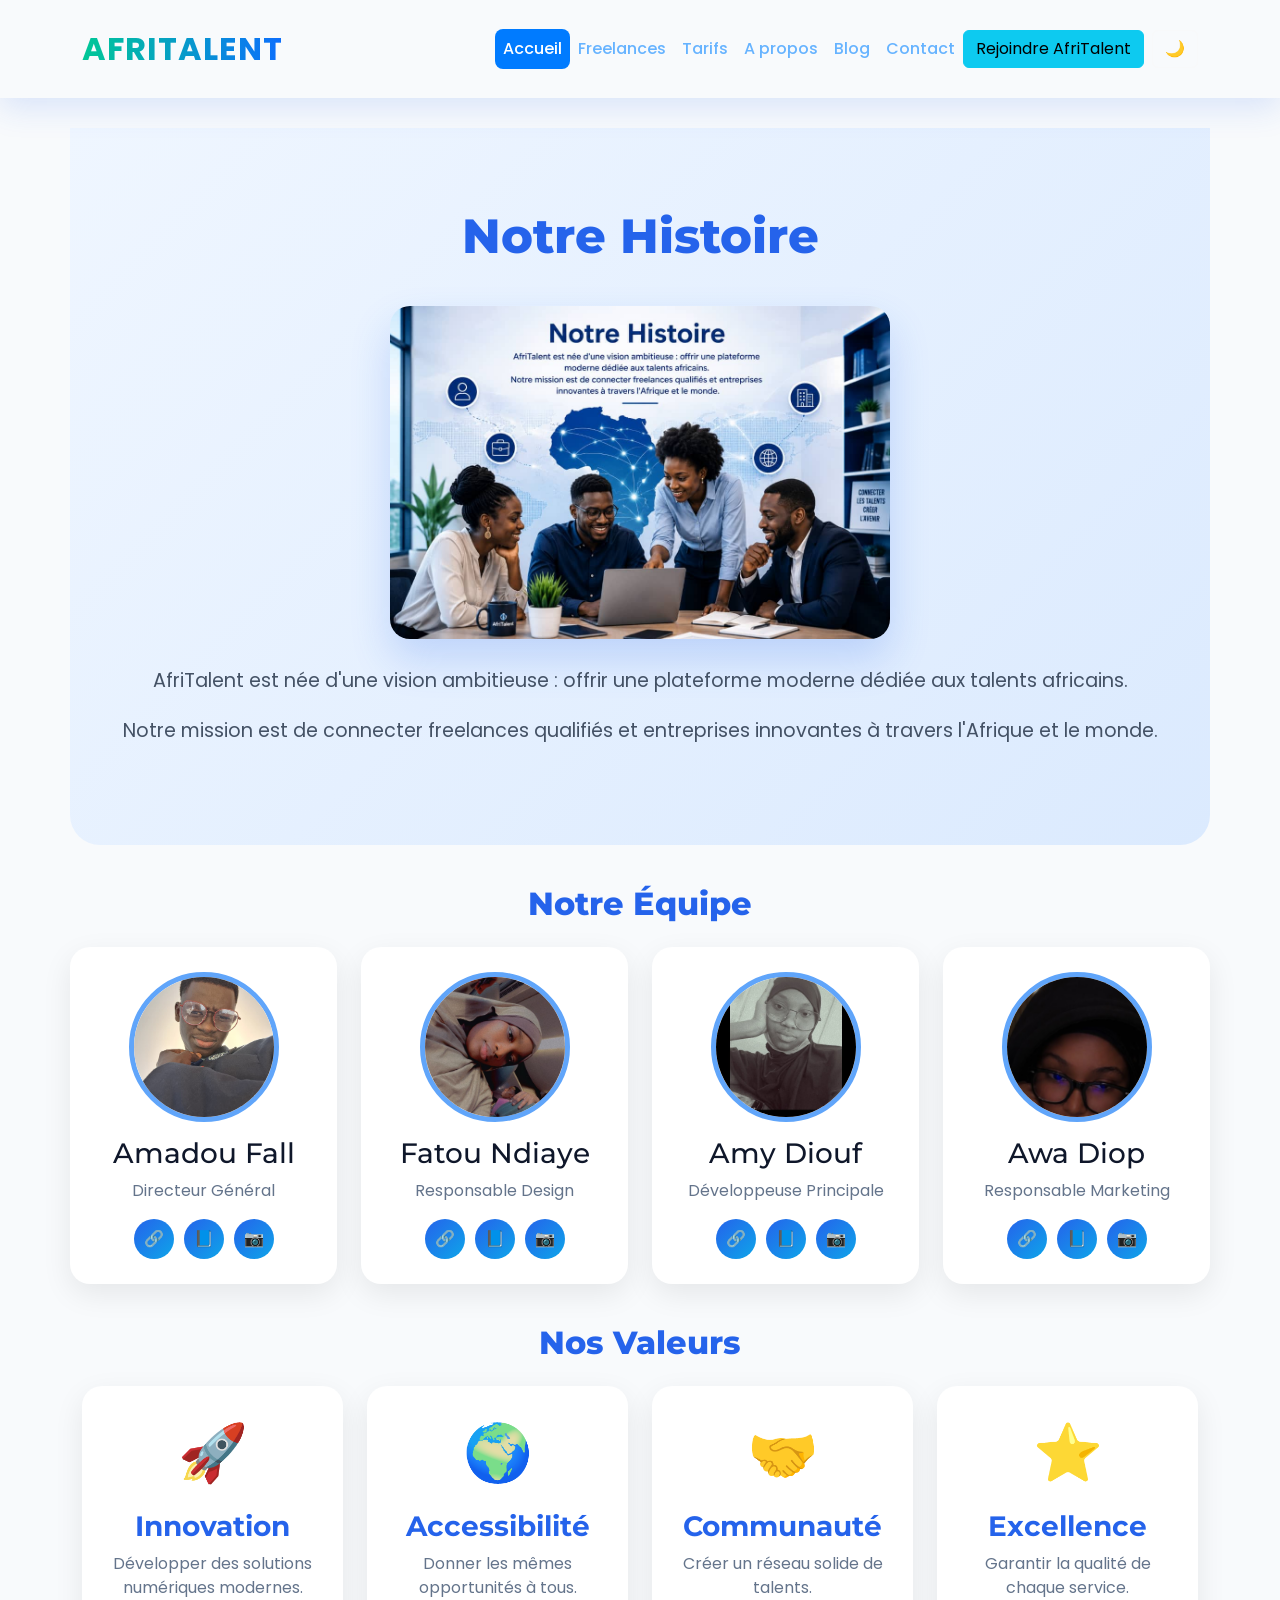
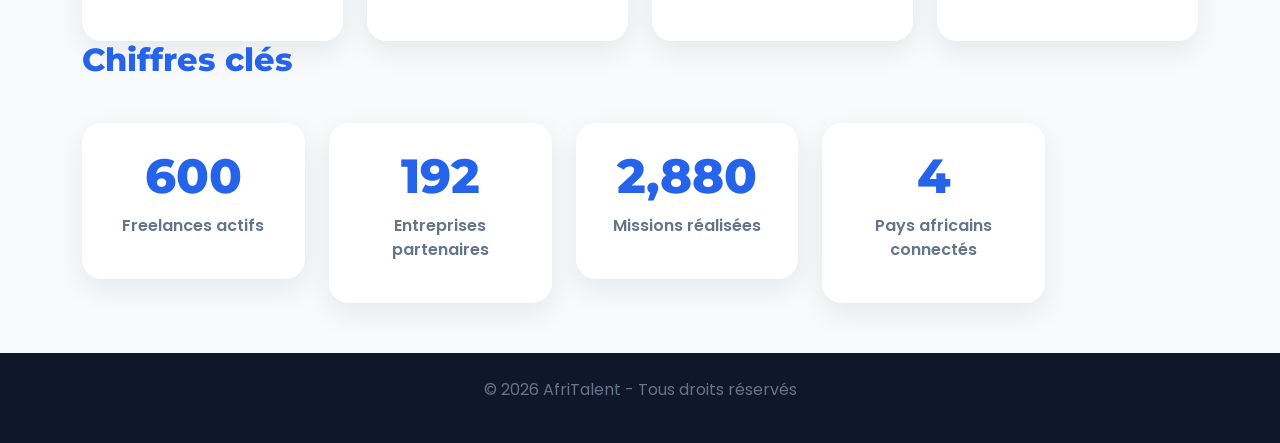
<file: Diallo cheikh mouhamadou mourtalla-AfriTalent/about.html>
<!DOCTYPE html>
<html lang="fr">

<head>
    <meta charset="UTF-8">
    <meta name="viewport" content="width=device-width, initial-scale=1.0">
    <title>AfriTalent — Accueil</title>
    <link href="https://cdn.jsdelivr.net/npm/bootstrap@5.3.0/dist/css/bootstrap.min.css" rel="stylesheet">
    <link rel="stylesheet" href="https://cdnjs.cloudflare.com/ajax/libs/font-awesome/6.6.0/css/all.min.css">

    <link rel="stylesheet" href="css/style.css">
</head>

<body>
    <header>
        <!-- Navigation Bootstrap commune a toutes les pages -->
        <nav class="navbar navbar-expand-lg navbar-dark ">
            <div class="container">
                <a class="navbar-brand logo-afritalent" href="index.html">
                    AfriTalent
                </a>

                <button class="navbar-toggler" type="button" data-bs-toggle="collapse" data-bs-target="#navMenu"
                    aria-controls="navMenu" aria-expanded="false" aria-label="Toggle navigation">

                    <span class="navbar-toggler-icon"></span>

                </button>

                <div class="collapse navbar-collapse" id="navMenu">

                    <ul class="navbar-nav ms-auto">
                        <li class="nav-item"><a class="nav-link active" href="index.html">Accueil</a></li>
                        <li class="nav-item"><a class="nav-link" href="freelances.html">Freelances</a></li>
                        <li class="nav-item"><a class="nav-link" href="tarifs.html">Tarifs</a></li>
                        <li class="nav-item"><a class="nav-link" href="about.html">A propos</a></li>
                        <li class="nav-item"><a class="nav-link" href="#blog">Blog</a></li>
                        <li class="nav-item"><a class="nav-link" href="contact.html">Contact</a></li>
                    </ul>

                    <div class="d-flex gap-2">
                        <button type="button" class="btn btn-info">
                            Rejoindre AfriTalent
                        </button>

                        <button id="theme-toggle" class="btn btn-outline-light">
                            🌙
                        </button>
                    </div>

                </div>
            </div>
        </nav>

    </header>
    <main>
        <!-- SECTION NOTRE HISTOIRE -->

        <section class="about-history container fade-section">
            <h1>Notre Histoire</h1>

            <img src="images/ensemble.jpeg" width="500" alt="Notre histoire">

            <p>
                AfriTalent est née d'une vision ambitieuse :
                offrir une plateforme moderne dédiée aux talents africains.
            </p>

            <p>
                Notre mission est de connecter freelances qualifiés
                et entreprises innovantes à travers l'Afrique et le monde.
            </p>
        </section>
        <!-- SECTION NOTRE EQUIPE -->

        <section class="container fade-section team">

            <h2 class="text-center mb-4">Notre Équipe</h2>

            <div class="row">

                <div class="col-12 col-md-6 col-lg-3">
                    <article>
                        <img src="images/team.jpeg" width="150" alt="">
                        <h3>Amadou Fall</h3>
                        <p>Directeur Général</p>
                        <div class="social-links">
                            <a href="#">🔗</a>
                            <a href="#">📘</a>
                            <a href="#">📷</a>
                        </div>
                    </article>
                </div>

                <div class="col-12 col-md-6 col-lg-3">
                    <article>
                        <img src="images/team2.jpeg" width="150" alt="">
                        <h3>Fatou Ndiaye</h3>
                        <p>Responsable Design</p>

                        <div class="social-links">
                            <a href="#">🔗</a>
                            <a href="#">📘</a>
                            <a href="#">📷</a>
                        </div>
                    </article>
                </div>

                <div class="col-12 col-md-6 col-lg-3">
                    <article>
                        <img src="images/team3.jpeg" width="150" alt="">
                        <h3>Amy Diouf</h3>
                        <p>Développeuse Principale</p>

                        <div class="social-links">
                            <a href="#">🔗</a>
                            <a href="#">📘</a>
                            <a href="#">📷</a>
                        </div>
                    </article>
                </div>

                <div class="col-12 col-md-6 col-lg-3">
                    <article>
                        <img src="images/team4.jpeg" width="150" alt="">
                        <h3>Awa Diop</h3>
                        <p>Responsable Marketing</p>
                        <div class="social-links">
                            <a href="#">🔗</a>
                            <a href="#">📘</a>
                            <a href="#">📷</a>
                        </div>
                    </article>
                </div>

            </div>

        </section>

        <!-- SECTION NOS VALEURS -->
        <section class="container fade-section values">

            <h2 class="text-center mb-4">Nos Valeurs</h2>

            <div class="row">

                <div class="col-12 col-md-6 col-lg-3">
                    <article>
                        <div class="value-icon">🚀</div>
                        <h3>Innovation</h3>
                        <p>Développer des solutions numériques modernes.</p>
                    </article>
                </div>

                <div class="col-12 col-md-6 col-lg-3">
                    <article>
                        <div class="value-icon">🌍</div>
                        <h3>Accessibilité</h3>
                        <p>Donner les mêmes opportunités à tous.</p>
                    </article>
                </div>

                <div class="col-12 col-md-6 col-lg-3">
                    <article>
                        <div class="value-icon">🤝</div>
                        <h3>Communauté</h3>
                        <p>Créer un réseau solide de talents.</p>
                    </article>
                </div>

                <div class="col-12 col-md-6 col-lg-3">
                    <article>
                        <div class="value-icon">⭐</div>
                        <h3>Excellence</h3>
                        <p>Garantir la qualité de chaque service.</p>
                    </article>
                </div>

            </div>

        </section>
        <!-- SECTION CHIFFRES CLES -->
        <section class="container fade-section key-stats stats">

            <h2 class="text-center mb-4">Chiffres clés</h2>

            <div class="row">

                <div class="col-12 col-md-6 col-lg-3">
                    <article>
                        <h3 class="counter" data-target="2500">0</h3>
                        <p>Freelances actifs</p>
                    </article>
                </div>

                <div class="col-12 col-md-6 col-lg-3">
                    <article>
                        <h3 class="counter" data-target="800">0</h3>
                        <p>Entreprises partenaires</p>
                    </article>
                </div>

                <div class="col-12 col-md-6 col-lg-3">
                    <article>
                        <h3 class="counter" data-target="12000">0</h3>
                        <p>Missions réalisées</p>
                    </article>
                </div>

                <div class="col-12 col-md-6 col-lg-3">
                    <article>
                        <h3 class="counter" data-target="20">0</h3>
                        <p>Pays africains connectés</p>
                    </article>
                </div>

            </div>

        </section>
    </main>
<!-- FOOTER -->
    <footer>

        <p>© <span id="currentYear"></span>
            AfriTalent - Tous droits réservés
        </p>
    </footer>

    <button id="backToTop" class="btn btn-primary">
        ↑
    </button>

    <script src="https://cdn.jsdelivr.net/npm/bootstrap@5.3.0/dist/js/bootstrap.bundle.min.js"></script>
    <script src="js/main.js"></script>
</body>

</html>
</file>
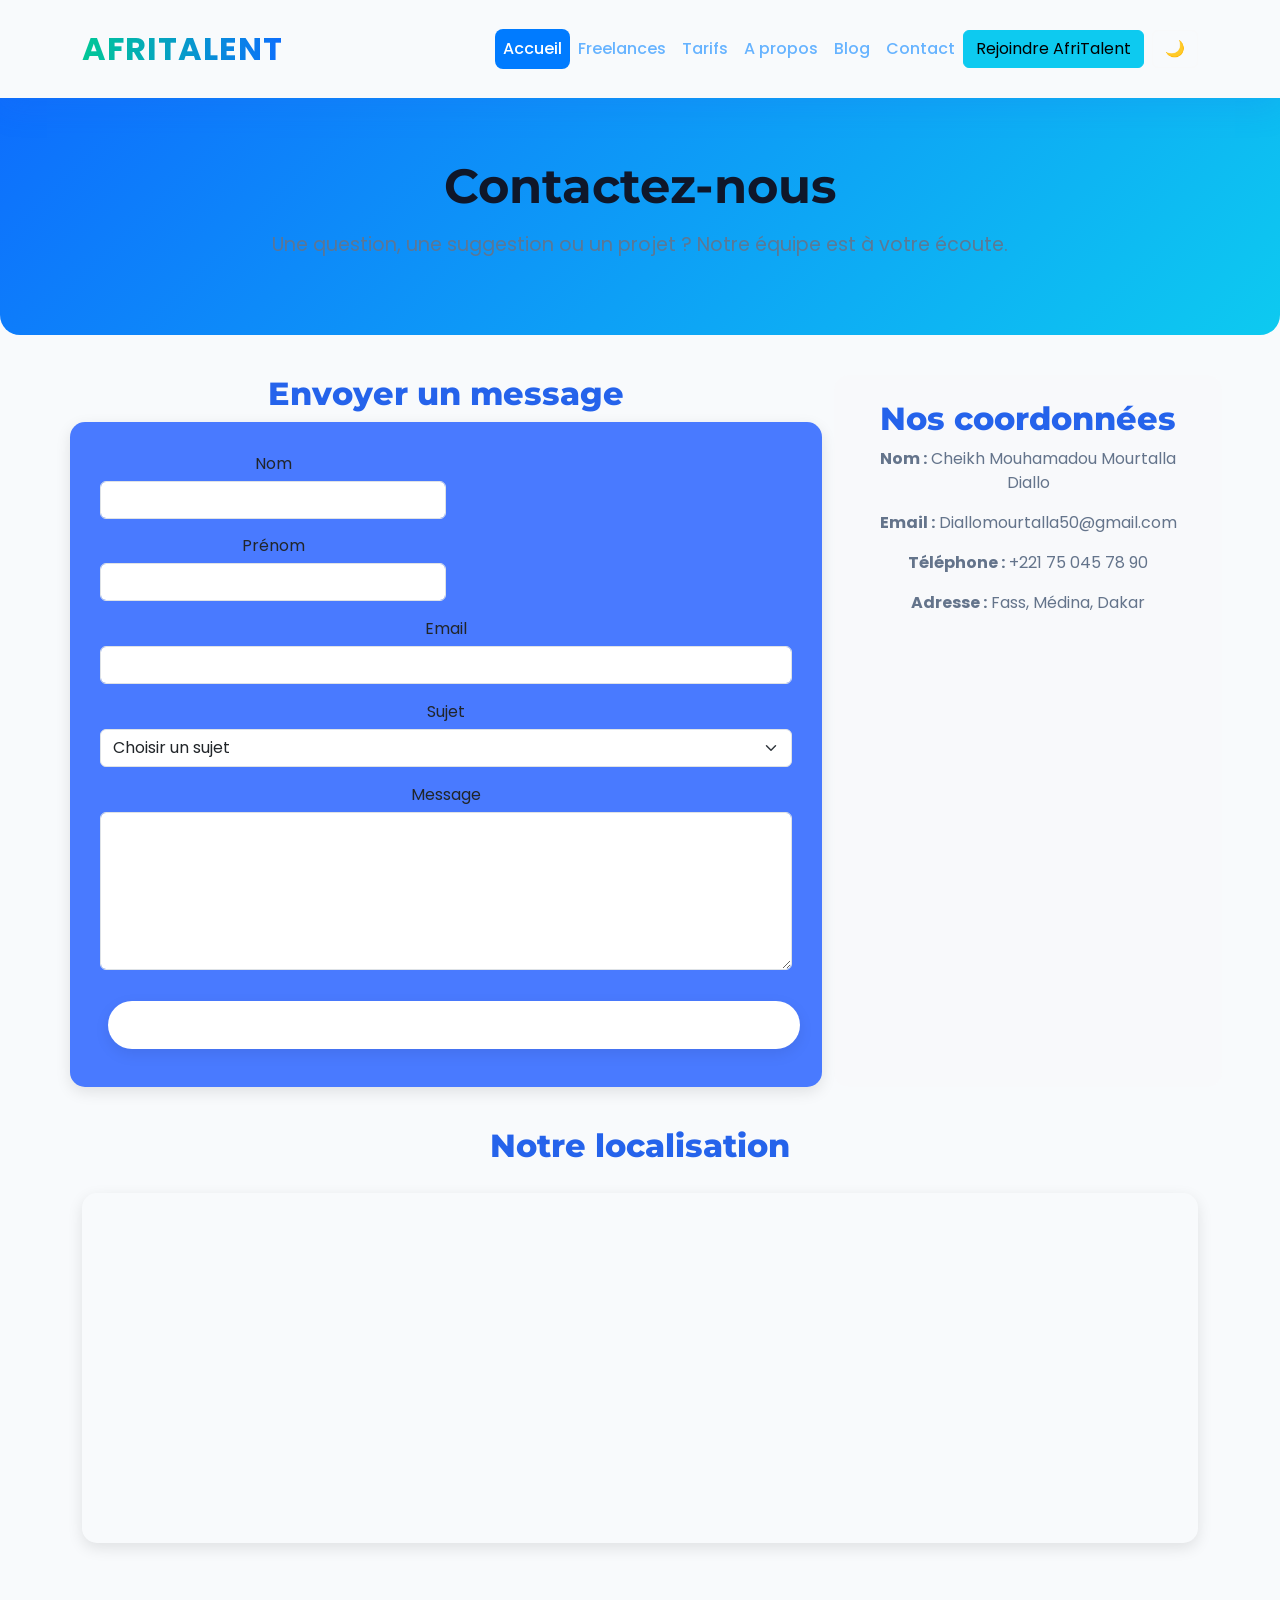
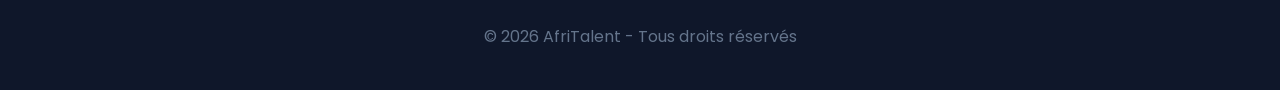
<file: Diallo cheikh mouhamadou mourtalla-AfriTalent/contact.html>
<!DOCTYPE html>
<html lang="fr">

<head>
    <meta charset="UTF-8">
    <meta name="viewport" content="width=device-width, initial-scale=1.0">
    <title>AfriTalent — Accueil</title>
    <link href="https://cdn.jsdelivr.net/npm/bootstrap@5.3.0/dist/css/bootstrap.min.css" rel="stylesheet">
    <link rel="stylesheet" href="css/style.css">
</head>

<body class="contact-page">
    <header>
        <!-- Navigation Bootstrap commune a toutes les pages -->
        <nav class="navbar navbar-expand-lg navbar-dark bg blue">
            <div class="container">
                <a class="navbar-brand logo-afritalent" href="index.html">
                    AfriTalent
                </a>

                <button class="navbar-toggler" type="button" data-bs-toggle="collapse" data-bs-target="#navMenu"
                    aria-controls="navMenu" aria-expanded="false" aria-label="Toggle navigation">

                    <span class="navbar-toggler-icon"></span>

                </button>

                <div class="collapse navbar-collapse" id="navMenu">

                    <ul class="navbar-nav ms-auto">
                        <li class="nav-item"><a class="nav-link active" href="index.html">Accueil</a></li>
                        <li class="nav-item"><a class="nav-link" href="freelances.html">Freelances</a></li>
                        <li class="nav-item"><a class="nav-link" href="tarifs.html">Tarifs</a></li>
                        <li class="nav-item"><a class="nav-link" href="about.html">A propos</a></li>
                        <li class="nav-item"><a class="nav-link" href="#blog">Blog</a></li>
                        <li class="nav-item"><a class="nav-link" href="contact.html">Contact</a></li>
                    </ul>

                    <div class="d-flex gap-2">
                        <button type="button" class="btn btn-info">
                            Rejoindre AfriTalent
                        </button>

                        <button id="theme-toggle" class="btn btn-outline-light">
                            🌙
                        </button>
                    </div>

                </div>
            </div>
        </nav>

    </header>
    <main>
<!-- SECTION CONTACT -->
        <section>
            <h1>Contactez-nous</h1>
            <p>
                Une question, une suggestion ou un projet ?
                Notre équipe est à votre écoute.
            </p>
        </section>
<!-- SECTION FORMULAIRE -->
        <section class="container">

            <div class="row">

                <div class="col-12 col-lg-8">

                    <h2>Envoyer un message</h2>

                    <form id="contactForm">

                        <div class="col-12 col-md-6">
                            <label>Nom</label>
                            <input type="text" class="form-control" id="nom">
                            <small id="nomError" class="text-danger"></small>
                        </div>

                        <div class="col-12 col-md-6">
                            <label>Prénom</label>
                            <input type="text" class="form-control" id="prenom">
                            <small id="prenomError" class="text-danger"></small>
                        </div>

                        <div class="mt-3">
                            <label>Email</label>
                            <input type="email" class="form-control" id="email">
                            <small id="emailError" class="text-danger"></small>
                        </div>

                        <div class="mt-3">
                            <label>Sujet</label>
                            <select class="form-select" id="sujet">
                                <option value="">Choisir un sujet</option>
                                <option>Information</option>
                                <option>Support</option>
                                <option>Partenariat</option>
                                <option>Réclamation</option>
                            </select>
                            <small id="sujetError" class="text-danger"></small>
                        </div>

                        <div class="mt-3">
                            <label>Message</label>
                            <textarea rows="6" class="form-control" id="message"></textarea>
                            <small id="messageError" class="text-danger"></small>
                        </div>

                        <div id="successMessage" class="alert alert-success mt-3 d-none">
                            Votre message a été envoyé avec succès !
                        </div>

                        <button type="submit" class="btn btn-primary mt-3">
                            Envoyer
                        </button>

                    </form>
                </div>
                <div class="col-12 col-lg-4">

                    <h2>Nos coordonnées</h2>

                    <p><strong>Nom :</strong> Cheikh Mouhamadou Mourtalla Diallo</p>
                    <p><strong>Email :</strong> Diallomourtalla50@gmail.com</p>
                    <p><strong>Téléphone :</strong> +221 75 045 78 90</p>
                    <p><strong>Adresse :</strong> Fass, Médina, Dakar</p>

                </div>

            </div>

        </section>
        <!-- SECTION LOCALISATION -->
        <section class="container text-center">
            <h2>Notre localisation</h2>

            <iframe src="https://www.google.com/maps?q=Fass+Medina+Dakar&output=embed" width="100%" height="350"
                style="border:0;">
            </iframe>
        </section>
    </main>
<!-- FOOTER -->
    <footer>
        <p>© <span id="currentYear"></span>
            AfriTalent - Tous droits réservés
        </p>
    </footer>

    <button id="backToTop" class="btn btn-primary">
        ↑
    </button>

    <script src="https://cdn.jsdelivr.net/npm/bootstrap@5.3.0/dist/js/bootstrap.bundle.min.js"></script>
    <script src="js/main.js"></script>
</body>

</html>
</file>
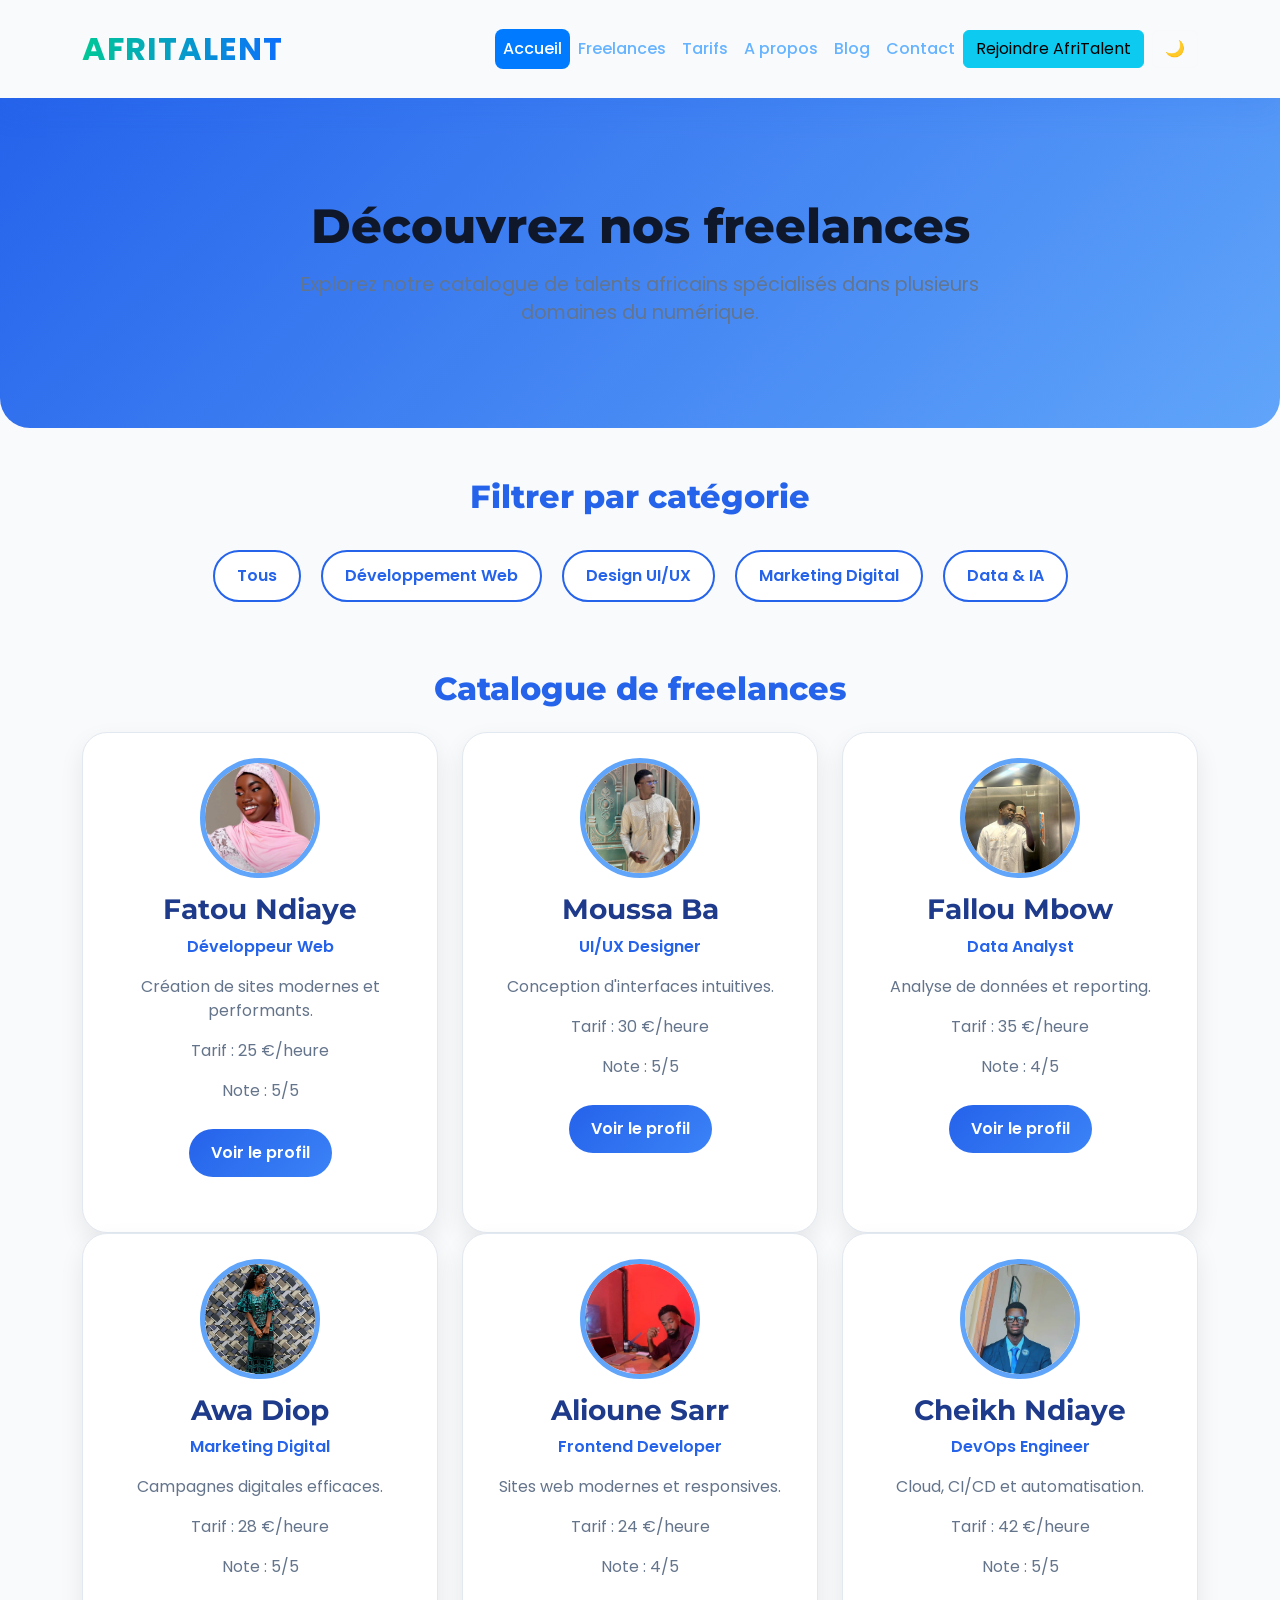
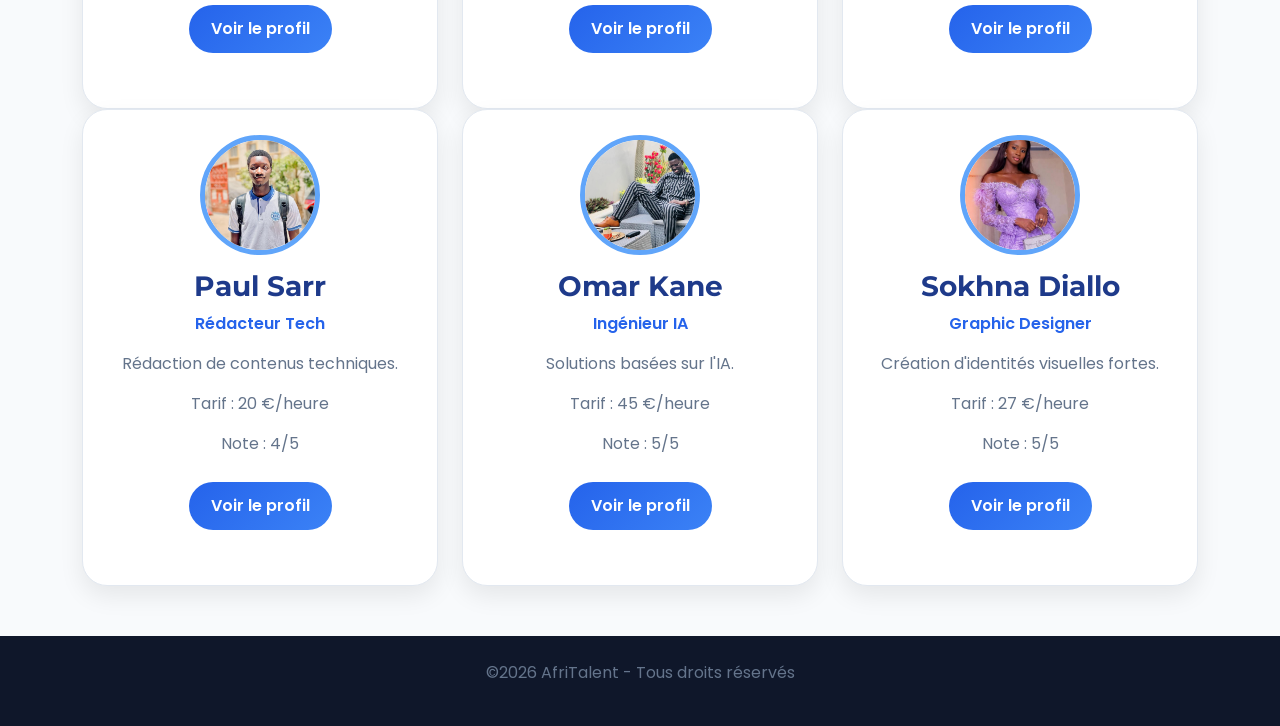
<file: Diallo cheikh mouhamadou mourtalla-AfriTalent/freelances.html>
<!DOCTYPE html>
<html lang="fr">

<head>
    <meta charset="UTF-8">
    <meta name="viewport" content="width=device-width, initial-scale=1.0">
    <title>AfriTalent — Accueil</title>
    <link href="https://cdn.jsdelivr.net/npm/bootstrap@5.3.0/dist/css/bootstrap.min.css" rel="stylesheet">
    <link rel="stylesheet" href="css/style.css">
</head>

<body>
    <header>
        <!-- Navigation Bootstrap commune a toutes les pages -->
        <nav class="navbar navbar-expand-lg navbar-dark ">
            <div class="container">
                <a class="navbar-brand logo-afritalent" href="index.html">
                    AfriTalent
                </a>

                <button class="navbar-toggler" type="button" data-bs-toggle="collapse" data-bs-target="#navMenu"
                    aria-controls="navMenu" aria-expanded="false" aria-label="Toggle navigation">

                    <span class="navbar-toggler-icon"></span>

                </button>

                <div class="collapse navbar-collapse" id="navMenu">

                    <ul class="navbar-nav ms-auto">
                        <li class="nav-item"><a class="nav-link active" href="index.html">Accueil</a></li>
                        <li class="nav-item"><a class="nav-link" href="freelances.html">Freelances</a></li>
                        <li class="nav-item"><a class="nav-link" href="tarifs.html">Tarifs</a></li>
                        <li class="nav-item"><a class="nav-link" href="about.html">A propos</a></li>
                        <li class="nav-item"><a class="nav-link" href="#blog">Blog</a></li>
                        <li class="nav-item"><a class="nav-link" href="contact.html">Contact</a></li>
                    </ul>

                    <div class="d-flex gap-2">
                        <button type="button" class="btn btn-info">
                            Rejoindre AfriTalent
                        </button>

                        <button id="theme-toggle" class="btn btn-outline-light">
                            🌙
                        </button>
                    </div>

                </div>
            </div>
        </nav>

    </header>
    <!-- SECTION FILTRAGE -->
    <section class="freelance-hero">
        <h1>Découvrez nos freelances</h1>
        <p>
            Explorez notre catalogue de talents africains spécialisés
            dans plusieurs domaines du numérique.
        </p>
    </section>

    <section class="freelance-filter">
        <h2>Filtrer par catégorie</h2>

        <button class="filter-btn" data-filter="all">Tous</button>
        <button class="filter-btn" data-filter="web">Développement Web</button>
        <button class="filter-btn" data-filter="design">Design UI/UX</button>
        <button class="filter-btn" data-filter="marketing">Marketing Digital</button>
        <button class="filter-btn" data-filter="data">Data & IA</button>
    </section>

    <section class="container">
        <!-- CATALOGUE DE FREELANCE -->

        <h2 class="text-center mb-4">Catalogue de freelances</h2>

        <div class="row">

            <div class="col-12 col-md-6 col-lg-4">
                <article class="categorie-card" data-category="web">
                    <img src="images/f1.jpeg" width="120" alt="">
                    <h3>Fatou Ndiaye</h3>
                    <p>Développeur Web</p>
                    <p>Création de sites modernes et performants.</p>
                    <p>Tarif : 25 €/heure</p>
                    <p>Note : 5/5</p>
                    <button>Voir le profil</button>
                </article>
            </div>

            <div class="col-12 col-md-6 col-lg-4">
                <article class="categorie-card" data-category="design">
                    <img src="images/f2.jpeg" width="120" alt="">
                    <h3>Moussa Ba</h3>
                    <p>UI/UX Designer</p>
                    <p>Conception d'interfaces intuitives.</p>
                    <p>Tarif : 30 €/heure</p>
                    <p>Note : 5/5</p>
                    <button>Voir le profil</button>
                </article>
            </div>

            <div class="col-12 col-md-6 col-lg-4">
                <article class="categorie-card" data-category="data">
                    <img src="images/f3.jpeg" width="120" alt="">
                    <h3>Fallou Mbow</h3>
                    <p>Data Analyst</p>
                    <p>Analyse de données et reporting.</p>
                    <p>Tarif : 35 €/heure</p>
                    <p>Note : 4/5</p>
                    <button>Voir le profil</button>
                </article>
            </div>

            <div class="col-12 col-md-6 col-lg-4">
                <article class="categorie-card" data-category="marketing">
                    <img src="images/f4.jpeg" width="120" alt="">
                    <h3>Awa Diop</h3>
                    <p>Marketing Digital</p>
                    <p>Campagnes digitales efficaces.</p>
                    <p>Tarif : 28 €/heure</p>
                    <p>Note : 5/5</p>
                    <button>Voir le profil</button>
                </article>
            </div>

            <div class="col-12 col-md-6 col-lg-4">
                <article class="categorie-card" data-category="web">
                    <img src="images/f5.jpeg" width="120" alt="">
                    <h3>Alioune Sarr</h3>
                    <p>Frontend Developer</p>
                    <p>Sites web modernes et responsives.</p>
                    <p>Tarif : 24 €/heure</p>
                    <p>Note : 4/5</p>
                    <button>Voir le profil</button>
                </article>
            </div>

            <div class="col-12 col-md-6 col-lg-4">
                <article class="categorie-card" data-category="web">
                    <img src="images/f6.jpeg" width="120" alt="">
                    <h3>Cheikh Ndiaye</h3>
                    <p>DevOps Engineer</p>
                    <p>Cloud, CI/CD et automatisation.</p>
                    <p>Tarif : 42 €/heure</p>
                    <p>Note : 5/5</p>
                    <button>Voir le profil</button>
                </article>
            </div>

            <div class="col-12 col-md-6 col-lg-4">
                <article class="categorie-card" data-category="marketing">
                    <img src="images/f7.jpeg" width="120" alt="">
                    <h3>Paul Sarr</h3>
                    <p>Rédacteur Tech</p>
                    <p>Rédaction de contenus techniques.</p>
                    <p>Tarif : 20 €/heure</p>
                    <p>Note : 4/5</p>
                    <button>Voir le profil</button>
                </article>
            </div>

            <div class="col-12 col-md-6 col-lg-4">
                <article class="categorie-card" data-category="data">
                    <img src="images/f8.jpeg" width="120" alt="">
                    <h3>Omar Kane</h3>
                    <p>Ingénieur IA</p>
                    <p>Solutions basées sur l'IA.</p>
                    <p>Tarif : 45 €/heure</p>
                    <p>Note : 5/5</p>
                    <button>Voir le profil</button>
                </article>
            </div>

            <div class="col-12 col-md-6 col-lg-4">
                <article class="categorie-card" data-category="design">
                    <img src="images/f9.jpeg" width="120" alt="">
                    <h3>Sokhna Diallo</h3>
                    <p>Graphic Designer</p>
                    <p>Création d'identités visuelles fortes.</p>
                    <p>Tarif : 27 €/heure</p>
                    <p>Note : 5/5</p>
                    <button>Voir le profil</button>
                </article>
            </div>

        </div>

    </section>

    </main>
<!-- FOOTER -->
    <footer>
        <p>©<span id="currentYear"></span>
            AfriTalent - Tous droits réservés
        </p>
    </footer>

    <button id="backToTop" class="btn btn-primary">
        ↑
    </button>

    <script src="https://cdn.jsdelivr.net/npm/bootstrap@5.3.0/dist/js/bootstrap.bundle.min.js"></script>
    <script src="js/main.js"></script>
</body>

</html>
</file>
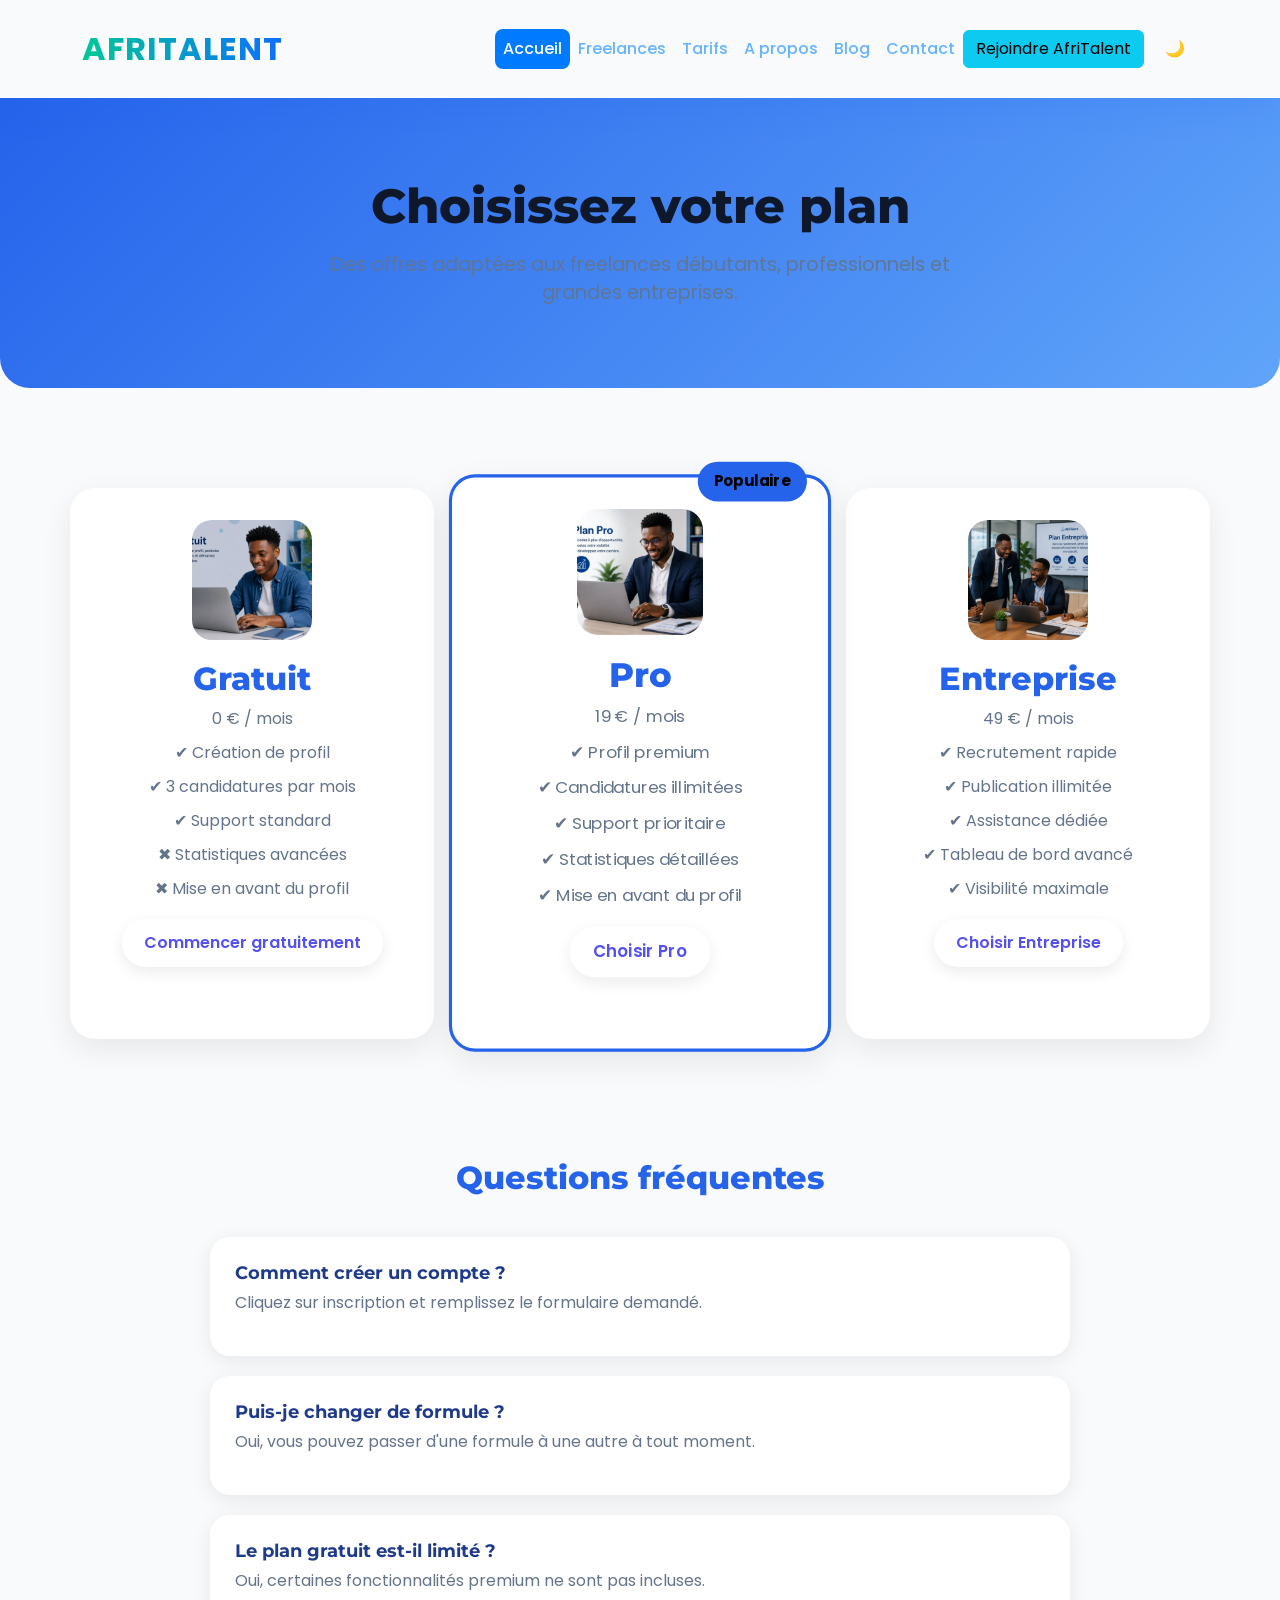
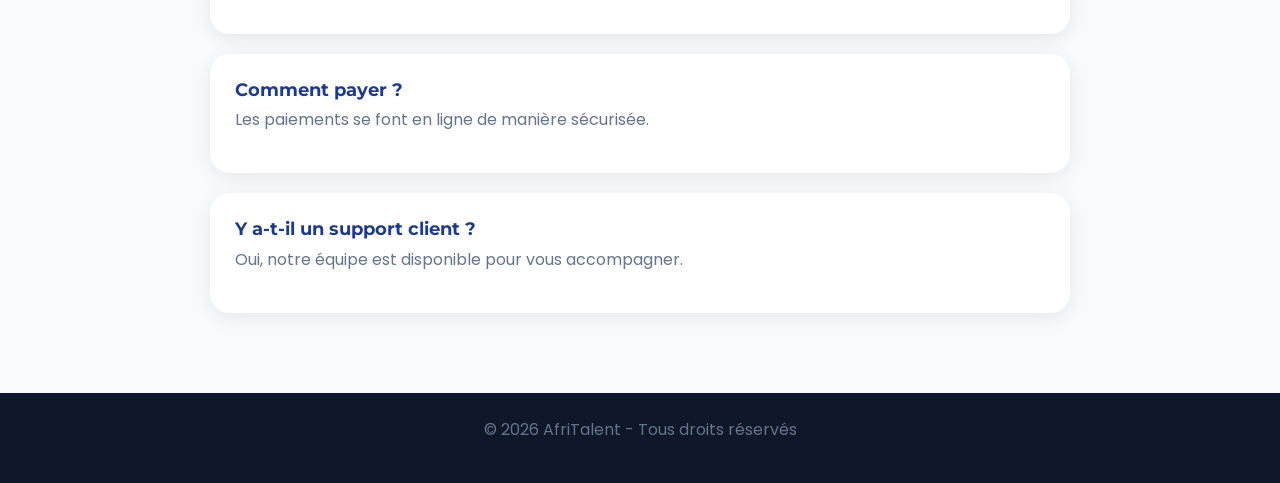
<file: Diallo cheikh mouhamadou mourtalla-AfriTalent/tarifs.html>
<!DOCTYPE html>
<html lang="fr">

<head>
    <meta charset="UTF-8">
    <meta name="viewport" content="width=device-width, initial-scale=1.0">
    <title>AfriTalent — Accueil</title>
    <link href="https://cdn.jsdelivr.net/npm/bootstrap@5.3.0/dist/css/bootstrap.min.css" rel="stylesheet">
    <link rel="stylesheet" href="css/style.css">
</head>

<body>
    <header>
        <!-- Navigation Bootstrap commune a toutes les pages -->
        <nav class="navbar navbar-expand-lg navbar-dark ">
            <div class="container">
                <a class="navbar-brand logo-afritalent" href="index.html">
                    AfriTalent
                </a>
                <button class="navbar-toggler" type="button" data-bs-toggle="collapse" data-bs-target="#navMenu"
                    aria-controls="navMenu" aria-expanded="false" aria-label="Toggle navigation">

                    <span class="navbar-toggler-icon"></span>

                </button>

                <div class="collapse navbar-collapse" id="navMenu">

                    <ul class="navbar-nav ms-auto">
                        <li class="nav-item"><a class="nav-link active" href="index.html">Accueil</a></li>
                        <li class="nav-item"><a class="nav-link" href="freelances.html">Freelances</a></li>
                        <li class="nav-item"><a class="nav-link" href="tarifs.html">Tarifs</a></li>
                        <li class="nav-item"><a class="nav-link" href="about.html">A propos</a></li>
                        <li class="nav-item"><a class="nav-link" href="#blog">Blog</a></li>
                        <li class="nav-item"><a class="nav-link" href="contact.html">Contact</a></li>
                    </ul>

                    <div class="d-flex gap-2">
                        <button type="button" class="btn btn-info">
                            Rejoindre AfriTalent
                        </button>

                        <button id="theme-toggle" class="btn btn-outline-light">
                            🌙
                        </button>
                    </div>

                </div>
            </div>
        </nav>

    </header>
    <main>
<!-- SECTION PLAN -->
        <section class="pricing-hero">
            <h1>Choisissez votre plan</h1>
            <p>
                Des offres adaptées aux freelances débutants,
                professionnels et grandes entreprises.
            </p>
        </section>

        <section class="container pricing-section">

            <div class="row">

                <div class="col-12 col-md-6 col-lg-4">
                    <article class="pricing-card">
                        <img src="images/gratuit.jpeg" width="150" alt="Plan Gratuit">

                        <h2>Gratuit</h2>
                        <p>0 € / mois</p>

                        <p>✔ Création de profil</p>
                        <p>✔ 3 candidatures par mois</p>
                        <p>✔ Support standard</p>
                        <p>✖ Statistiques avancées</p>
                        <p>✖ Mise en avant du profil</p>

                        <button>Commencer gratuitement</button>
                    </article>
                </div>

                <div class="col-12 col-md-6 col-lg-4">
                    <article class="pricing-card popular-plan">
                        <span class="popular-badge">Populaire</span>
                        <img src="images/pro.jpeg" width="150" alt="Plan Pro">

                        <h2>Pro</h2>
                        <p>19 € / mois</p>

                        <p>✔ Profil premium</p>
                        <p>✔ Candidatures illimitées</p>
                        <p>✔ Support prioritaire</p>
                        <p>✔ Statistiques détaillées</p>
                        <p>✔ Mise en avant du profil</p>

                        <button>Choisir Pro</button>
                    </article>
                </div>

                <div class="col-12 col-md-6 col-lg-4">
                    <article class="pricing-card">
                        <img src="images/entreprise.jpeg" width="150" alt="Plan Entreprise">

                        <h2>Entreprise</h2>
                        <p>49 € / mois</p>

                        <p>✔ Recrutement rapide</p>
                        <p>✔ Publication illimitée</p>
                        <p>✔ Assistance dédiée</p>
                        <p>✔ Tableau de bord avancé</p>
                        <p>✔ Visibilité maximale</p>

                        <button>Choisir Entreprise</button>
                    </article>
                </div>

            </div>

        </section>
        <!-- SECTION QUESTIONS -->
        <section class="pricing-faq">
            <h2>Questions fréquentes</h2>

            <article>
                <h3>Comment créer un compte ?</h3>
                <p>
                    Cliquez sur inscription et remplissez
                    le formulaire demandé.
                </p>
            </article>

            <article>
                <h3>Puis-je changer de formule ?</h3>
                <p>
                    Oui, vous pouvez passer d'une formule
                    à une autre à tout moment.
                </p>
            </article>

            <article>
                <h3>Le plan gratuit est-il limité ?</h3>
                <p>
                    Oui, certaines fonctionnalités premium
                    ne sont pas incluses.
                </p>
            </article>

            <article>
                <h3>Comment payer ?</h3>
                <p>
                    Les paiements se font en ligne
                    de manière sécurisée.
                </p>
            </article>

            <article>
                <h3>Y a-t-il un support client ?</h3>
                <p>
                    Oui, notre équipe est disponible
                    pour vous accompagner.
                </p>
            </article>
        </section>

    </main>
<!-- FOOTER -->
    <footer>
        <p>© <span id="currentYear"></span>
            AfriTalent - Tous droits réservés
        </p>
    </footer>

    <button id="backToTop" class="btn btn-primary">
        ↑
    </button>

    <script src="https://cdn.jsdelivr.net/npm/bootstrap@5.3.0/dist/js/bootstrap.bundle.min.js"></script>
    <script src="js/main.js"></script>
</body>

</html>
</file>
<file: Diallo cheikh mouhamadou mourtalla-AfriTalent/css/style.css>
/* GOOGLE FONTS */
@import url('https://fonts.googleapis.com/css2?family=Poppins:wght@400;500;600&display=swap');

@import url('https://fonts.googleapis.com/css2?family=Montserrat:wght@600;700&display=swap');
 
:root{

    /* Couleurs principales */

    --primary: #2563eb;
    --primary-dark: #1d4ed8;
    --secondary: #0ea5e9;

    /* Dégradés */

    --gradient-blue:
    linear-gradient(
        135deg,
        #2563eb,
        #0ea5e9
    );

    /* Couleurs de fond */

    --bg-light: #f8fafc;
    --bg-card: #ffffff;
    --bg-dark: #0f172a;

    /* Textes */

    --text-dark: #0f172a;
    --text-light: #64748b;

    /* Ombres */

    --shadow:
    0 10px 30px rgba(37,99,235,.15);

    --shadow-hover:
    0 20px 50px rgba(37,99,235,.25);

    /* Bordures */

    --radius: 24px;
}

/* titres */
h1,
h2,
h3{
    color: var(--text-dark);
}

/* cartes */
.categorie-card,
.bento-card,
.testimonial-card{

    background: var(--bg-card);

    border-radius: var(--radius);

    box-shadow: var(--shadow);
}

/* boutons */
.btn-primary{
    background: var(--gradient-blue);
    border: none;
}

/* sous titres */
p{
    color: var(--text-light);
}

/* hover moderne */
.categorie-card:hover,
.bento-card:hover,
.testimonial-card:hover{

    transform: translateY(-10px);

    box-shadow: var(--shadow-hover);

}


.navbar{
    transition: all 0.3s ease;
}

.navbar.scrolled{
    background-color: #0754a0 !important; /* fond plus visible */
    box-shadow: 0 4px 10px rgba(154, 204, 16, 0.932); /* ombre */
    padding-top: 5px;
    padding-bottom: 5px; /* effet shrink */
}


   /* NAVBAR */


.navbar{
    padding: 18px 0;
    box-shadow: var(--shadow);
}
.logo-afritalent{
    font-size: 2rem;
    font-weight: 800;
    letter-spacing: 1px;
    text-transform: uppercase;

    background: linear-gradient(
        90deg,
        #00c896,
        #0d6efd
    );
     background-clip : text ;
    -webkit-background-clip: text;
    -webkit-text-fill-color: transparent;

    transition: 0.3s ease;
}

.logo-afritalent:hover{
    transform: scale(1.05);
    .logo-afritalent{
    font-size: 2.2rem;
    font-weight: 900;
    font-family: Arial, sans-serif;
    letter-spacing: 2px;
    color: #00c896 !important;
    text-transform: uppercase;
}
}


   /* CARDS */
 

.categorie-card,
.box{
    background:var(--white);
    border-radius:var(--radius);
    padding:20px;
    box-shadow:var(--shadow);
    transition:var(--transition);
}

.categorie-card:hover,
.box:hover{
    transform:translateY(-8px);
}

/* 
   BOUTON RETOUR HAUT
 */

#backToTop{
    position:fixed;
    right:20px;
    bottom:20px;
    z-index:999;

    border-radius:50%;
    width:50px;
    height:50px;
}
body{
    font-family: 'Poppins', sans-serif;
}

.hero{
    min-height: 90vh;
    display: flex;
    align-items: center;
}

.hero-content{
    display: grid;
    grid-template-columns: 1.2fr 1fr;
    gap: 50px;
    align-items: center;
}

.hero h1{
    font-size: 4rem;
    font-weight: 800;
    line-height: 1.1;
    margin-bottom: 20px;
}

.hero h2{
    font-size: 1.3rem;
    color: #64748b;
    margin-bottom: 30px;
}

.hero-buttons{
    display: flex;
    gap: 15px;
    margin-bottom: 40px;
}

.hero-image img{
    width: 100%;
    border-radius: 30px;
    box-shadow: 0 25px 60px rgba(0,0,0,.15);
}

.stats{
    display: flex;
    gap: 20px;
    flex-wrap: wrap;
}

.stat-card{
    background: white;
    padding: 20px;
    border-radius: 20px;
    min-width: 160px;
    text-align: center;
    box-shadow: 0 10px 30px rgba(0,0,0,.08);
}

.counter{
    font-size: 2rem;
    font-weight: 700;
    color: #2563eb;
}

/* RESET */
*{
    margin:0;
    padding:0;
    box-sizing:border-box;
}

h1,h2,h3,h4{
    font-family:'Montserrat', sans-serif;
}


/* Effet hover moderne */

.categorie-card:hover{
    transform: translateY(-12px);
    box-shadow: 0 20px 40px rgba(0,0,0,0.15);
    background: linear-gradient(135deg,#0dcaf0,#0d6efd);
    color: white;
}

.categorie-card:hover p{
    color: white;
}

.categorie-card:hover .icon{
    transform: scale(1.15);
}

.categorie-card .icon{
    transition: transform 0.3s ease;
}


.categorie-card{
    background:rgba(200, 192, 245, 0.616);
    padding:30px;
    border-radius:20px;
    margin-bottom:20px;
    transition:0.3s;
    box-shadow:0 5px 15px rgba(0,0,0,0.08);
}

.categorie-card:hover{
    transform:translateY(-10px);
    box-shadow:0 10px 25px rgba(0,0,0,0.2);
}

.testimonial-card{
    max-width: 700px;
    margin: auto;
    padding: 35px;
    border-radius: 24px;
    background: white;
    box-shadow: 0 10px 30px rgba(0,0,0,.08);
}

.testimonial-avatar{
    width: 120px;
    height: 120px;
    object-fit: cover;
    border-radius: 50%;
    margin-bottom: 20px;
    border: 4px solid #0d6efd;
}

.role{
    color: #6c757d;
    margin-bottom: 10px;
}

.stars{
    font-size: 1.4rem;
    margin-bottom: 15px;
}

.testimonial-card blockquote{
    font-size: 1.1rem;
    font-style: italic;
    color: #555;
}

.testimonial-card:hover{
    transform: translateY(-5px);
    transition: .3s ease;
}

/* fleche temoignage */
.carousel-control-prev,
.carousel-control-next{

    width: 60px;
    height: 60px;

    background: linear-gradient(
        135deg,
        #2563eb,
        #0ea5e9
    );

    border-radius: 50%;

    top: 50%;

    transform: translateY(-50%);

    opacity: 1;

    box-shadow: 0 8px 20px rgba(37,99,235,.3);

    transition: all .3s ease;
}

.carousel-control-prev{
    left: -70px;
}

.carousel-control-next{
    right: -70px;
}

.carousel-control-prev:hover,
.carousel-control-next:hover{

    transform: translateY(-50%) scale(1.1);

    box-shadow: 0 12px 25px rgba(37,99,235,.5);
}

.carousel-control-prev-icon,
.carousel-control-next-icon{

    filter: brightness(0) invert(1);

    width: 25px;
    height: 25px;
}


.cta-section{

    background:
        linear-gradient(
            rgba(15,23,42,.75),
            rgba(15,23,42,.75)
        ),
        url("../images/cta-bg.jpg");

    background-size: cover;
    background-position: center;

    border-radius: 30px;

    margin: 80px auto;

    overflow: hidden;
}

.cta-overlay{

    padding: 100px 30px;

    text-align: center;

    color: white;
}

.cta-overlay h2{

    font-size: 3rem;

    font-weight: 800;

    margin-bottom: 20px;
}

.cta-overlay p{

    max-width: 700px;

    margin: auto;

    margin-bottom: 30px;

    font-size: 1.1rem;

    color: rgba(255,255,255,.9);
}

.cta-overlay .btn{

    padding: 15px 35px;

    border-radius: 50px;

    font-weight: 700;

    transition: .3s ease;
}

.cta-overlay .btn:hover{

    transform: translateY(-5px);

    box-shadow: 0 10px 25px rgba(255,255,255,.3);
}

/* footer */
.footer{

    background: #0f172a;

    color: white;

    padding: 70px 0 20px;
}

.footer-logo{

    color: #0ea5e9;

    font-weight: 800;
}

.footer h5{

    margin-bottom: 20px;

    font-weight: 700;
}

.footer a{

    color: #cbd5e1;

    text-decoration: none;

    transition: .3s ease;
}

.footer a:hover{

    color: #0ea5e9;
}

.social-icons{

    display: flex;

    gap: 15px;

    margin-top: 20px;
}

.social-icons a{

    width: 45px;

    height: 45px;

    display: flex;

    align-items: center;

    justify-content: center;

    background: rgba(255,255,255,.1);

    border-radius: 50%;

    font-size: 1.2rem;
}

.social-icons a:hover{

    background: #2563eb;

    transform: translateY(-5px);
}




@media (max-width: 500px){
     body{
           background-color: var(--dark);
        } 
    .hero{
        text-align: center;
        
    }

    .hero-img{
        width: 100%;
        margin-top: 20px;
    }

    .stats{
        flex-direction: column;
        gap: 10px;
    }

    .bento-grid{
        grid-template-columns: 1fr;
    }

    .categories{
        text-align: center;
    }

}

@media (max-width: 375px){

    h1{
        font-size: 2rem;
    }

    h2{
        font-size: 1.5rem;
    }

    .hero button{
        width: 100%;
        margin-bottom: 10px;
    }

    .navbar-brand{
        font-size: 1.2rem;
        height: 61vh;
    }

    article img{
        max-width: 100%;
        height: auto;
    }

}

/* CONTACT  */

form{
    background: #fff;
    padding: 20px;
    border-radius: 10px;
}

input,
select,
textarea{
    width: 100%;
    margin-top: 5px;
    margin-bottom: 15px;
}

iframe{
    width: 100%;
    border-radius: 10px;
}

@media (max-width: 768px){

    form{
        margin-bottom: 30px;
    }

}


@media (max-width: 375px){

    .form-control,
    .form-select{
        font-size: 14px;
    }

    form button{
        width: 100%;
    }

}

  /* NAVBAR DYNAMIQUE */

.navbar{
    transition: all 0.3s ease;
    background: transparent;
    padding: 20px 0;
    transition: all 0.3s ease;
    display: flex;
    align-items: center;
    position: relative;
    width:100%;
    z-index: 1000;
    justify-content: space-between;
}

/* ===== NAVBAR ===== */

.navbar-brand {
    color: #4da6ff !important;
    font-weight: bold;
}

.navbar-nav .nav-link {
    color: #66b3ff !important;
    font-weight: 500;
    transition: all 0.3s ease;
    padding: 8px 15px;
    border-radius: 8px;
   

}

/* Effet au survol */
.navbar-nav .nav-link:hover {
    color: white !important;
    background-color: #3399ff;
}

/* Lien actif */
.navbar-nav .nav-link.active {
    color: white !important;
    background-color: #007bff;
}

.navbar.scrolled{
    
    background: rgb(70, 89, 255);
    box-shadow: 0 5px 20px rgba(0,0,0,0.15);
}

.navbar.scrolled .nav-link,
.navbar.scrolled .navbar-brand{
    color: #0d6efd !important;
    color:#ecd714fa
}
    
    /* background: white;
    padding: 10px 0;
    box-shadow: 0 4px 15px rgba(0,0,0,0.1); */

    /* background: rgba(0,0,0,0.95) !important;
    box-shadow: 0 5px 15px rgba(0,0,0,0.2);
    padding-top: 5px;
     padding-bottom: 5px;   */

 /* DARK MODE */

body.dark-mode{
    background-color: #121212;
    color: #ffffff;
}

body.dark-mode .navbar{
    background-color: #1e1e1e !important;
}

body.dark-mode .box,
body.dark-mode .categorie-card,
body.dark-mode .carousel-item,
body.dark-mode footer{
    background-color: #222;
    color: #ffffff;
}
.fade-section{
    opacity: 1;
    transform: translateY(50px);
    transition: opacity 0.8s ease,
     transform 0.8s ease;
}

.fade-section.show{
    opacity: 1;
    transform: translateY(0);
}


/*  ABOUT PAGE MODERNE  */

.about-history{
    text-align: center;
    padding: 80px 0;
    background: linear-gradient(135deg,#eff6ff,#dbeafe);
    border-radius: 25px;
    margin-top: 30px;
}

.about-history h1{
    color: #2563eb;
    font-size: 3rem;
    font-weight: 800;
    margin-bottom: 20px;
}

.about-history img{
    border-radius: 20px;
    box-shadow: 0 20px 40px rgba(37,99,235,.2);
    margin: 25px 0;
}

.about-history p{
    color: #334155;
    font-size: 1.1rem;
    line-height: 1.8;
}

/* TITRES */

.team h2,
.values h2,
.key-stats h2{
    color: #2563eb;
    font-weight: 800;
    margin-bottom: 40px;
}

/* CARTES */

.team article,
.values article,
.key-stats article{
    background: white;
    border-radius: 20px;
    padding: 25px;
    text-align: center;
    box-shadow: 0 10px 30px rgba(0,0,0,.08);
    transition: .3s ease;
}

.team article:hover,
.values article:hover,
.key-stats article:hover{
    transform: translateY(-10px);
    box-shadow: 0 20px 40px rgba(37,99,235,.2);
}

/* PHOTOS ÉQUIPE */

.team img{
    width: 150px;
    height: 150px;
    object-fit: cover;
    border-radius: 50%;
    border: 5px solid #60a5fa;
    margin-bottom: 15px;
}

/* RÉSEAUX SOCIAUX */

.social-links{
    display: flex;
    justify-content: center;
    gap: 10px;
    margin-top: 15px;
}

.social-links a{
    width: 40px;
    height: 40px;
    background: linear-gradient(135deg,#2563eb,#0ea5e9);
    color: white;
    border-radius: 50%;
    display: flex;
    align-items: center;
    justify-content: center;
    text-decoration: none;
    transition: .3s;
}

.social-links a:hover{
    transform: scale(1.1);
}

/* VALEURS */

.value-icon{
    font-size: 3.5rem;
    margin-bottom: 15px;
}

.values article h3{
    color: #2563eb;
    font-weight: 700;
}

/* CHIFFRES CLÉS */

.counter{
    font-size: 3rem;
    font-weight: 800;
    color: #2563eb;
}

.key-stats article p{
    color: #64748b;
    font-weight: 600;
}


/*PAGE FREELANCES  */

body{
    background: #f8fafc;
}

/* HERO */

main section:first-of-type{
    text-align: center;
    padding: 80px 20px;
    /* background: linear-gradient(135deg,#2563eb,#3b82f6); */
    color: white;
    border-radius: 0 0 30px 30px;
}

main section:first-of-type h1{
    font-size: 3rem;
    font-weight: 800;
    margin-bottom: 15px;
}

main section:first-of-type p{
    font-size: 1.2rem;
    opacity: .9;
}

/* FILTRES */

main section:nth-of-type(2){
    text-align: center;
    padding: 40px 0;
}

main section:nth-of-type(2) button{
    border: none;
    background: white;
    /* color: #2563eb; */
    padding: 12px 22px;
    margin: 8px;
    border-radius: 30px;
    font-weight: 600;
    box-shadow: 0 5px 15px rgba(0,0,0,.08);
    transition: .3s;
}

main section:nth-of-type(2) button:hover{
    background: #2563eb;
    color: white;
    transform: translateY(-3px);
}

/* TITRE CATALOGUE */

 .container h2{
    color: #2563eb;
    font-weight: 800;
} 

/* CARTES FREELANCES */

.categorie-card{
    background: white;
    border-radius: 25px;
    padding: 25px;
    text-align: center;
    box-shadow: 0 10px 25px rgba(0,0,0,.08);
    transition: .4s;
    margin-bottom: 30px;
    height: 100%;
    border: 1px solid #e2e8f0;
}

.categorie-card:hover{
    transform: translateY(-10px);
    box-shadow: 0 20px 40px rgba(37,99,235,.18);
}

/* PHOTOS */

.categorie-card img{
    width: 120px;
    height: 120px;
    object-fit: cover;
    border-radius: 50%;
    border: 5px solid #60a5fa;
    margin-bottom: 15px;
}

/* NOM */

.categorie-card h3{
    color: #1e3a8a;
    font-weight: 700;
}

/* MÉTIER */

.categorie-card p:nth-of-type(1){
    color: #2563eb;
    font-weight: 600;
}

/* BOUTON */

.categorie-card button{
    background: linear-gradient(135deg,#2563eb,#3b82f6);
    color: white;
    border: none;
    padding: 12px 22px;
    border-radius: 30px;
    font-weight: 600;
    margin-top: 10px;
    transition: .3s;
}

.categorie-card button:hover{
    transform: scale(1.05);
}

/* FOOTER */

footer{
    background: #0f172a;
    color: white;
    text-align: center;
    padding: 25px;
    margin-top: 50px;
}


/* HERO FREELANCES */

.freelance-hero{
    text-align: center;
    padding: 100px 20px;
    background: linear-gradient(135deg,#2563eb,#60a5fa);
    color: white;
    border-radius: 0 0 30px 30px;
    margin-bottom: 50px;
}

.freelance-hero h1{
    font-size: 3rem;
    font-weight: 800;
    margin-bottom: 15px;
}

.freelance-hero p{
    font-size: 1.2rem;
    max-width: 700px;
    margin: auto;
    opacity: .95;
}

/* FILTRES */

.freelance-filter{
    text-align: center;
    margin-bottom: 60px;
}

.freelance-filter h2{
    color: #2563eb;
    font-weight: 800;
    margin-bottom: 25px;
}

.freelance-filter button{
    background: white;
    border: 2px solid #2563eb;
    color: #2563eb;
    padding: 12px 22px;
    border-radius: 50px;
    margin: 8px;
    font-weight: 600;
    transition: .3s;
}

.freelance-filter button:hover{
    background: #2563eb;
    color: white;
    transform: translateY(-3px);
    box-shadow: 0 10px 20px rgba(37,99,235,.25);
}


   /* PAGE TARIFS */

/* HERO */

.pricing-hero{
    text-align: center;
    padding: 90px 20px;
    background: linear-gradient(135deg,#2563eb,#60a5fa);
    color: white;
    border-radius: 0 0 30px 30px;
    margin-bottom: 60px;
}

.pricing-hero h1{
    font-size: 3rem;
    font-weight: 800;
    margin-bottom: 15px;
}

.pricing-hero p{
    font-size: 1.2rem;
    max-width: 700px;
    margin: auto;
}

/* CARTES TARIFS */

.pricing-card{
    background: white;
    border-radius: 25px;
    padding: 30px;
    text-align: center;
    box-shadow: 0 10px 30px rgba(0,0,0,.08);
    transition: .4s;
    margin-bottom: 30px;
    height: 100%;
    border: 2px solid transparent;
}

.pricing-card:hover{
    transform: translateY(-10px);
    border-color: #2563eb;
    box-shadow: 0 20px 40px rgba(37,99,235,.18);
}

.pricing-card img{
    width: 120px;
    height: 120px;
    object-fit: cover;
    border-radius: 20px;
    margin-bottom: 20px;
}

.pricing-card h2{
    color: #2563eb;
    font-weight: 800;
}

.pricing-card p{
    margin-bottom: 10px;
}

.pricing-card button{
    background: linear-gradient(135deg,#2563eb,#3b82f6);
    color: rgb(84, 81, 240);
    border: none;
    padding: 12px 25px;
    border-radius: 30px;
    font-weight: 600;
    margin-top: 15px;
    transition: .3s;
}

.pricing-card button:hover{
    transform: scale(1.05);
}

/* METTRE EN AVANT LE PLAN PRO */

.pricing-card:nth-child(2){
    position: relative;
}

/* FAQ */

.pricing-faq{
    max-width: 900px;
    margin: 80px auto;
    padding: 0 20px;
}

.pricing-faq h2{
    text-align: center;
    color: #2563eb;
    font-weight: 800;
    margin-bottom: 40px;
}

.pricing-faq article{
    background: white;
    padding: 25px;
    border-radius: 20px;
    margin-bottom: 20px;
    box-shadow: 0 5px 20px rgba(0,0,0,.08);
    transition: .3s;
}

.pricing-faq article:hover{
    transform: translateX(8px);
}

.pricing-faq h3{
    color: #1e3a8a;
    font-size: 1.1rem;
    font-weight: 700;
}

/* RESPONSIVE */

@media(max-width:768px){

    .pricing-hero h1{
        font-size: 2.2rem;
    }

}

.popular-plan{
    border: 3px solid #2563eb;
    transform: scale(1.05);
    position: relative;
}

.popular-badge{
    position: absolute;
    top: -15px;
    right: 20px;
    background: #2563eb;
    color: rgb(0, 0, 0);
    padding: 8px 15px;
    border-radius: 20px;
    font-size: 0.9rem;
    font-weight: 700;
}

/* suite contact css */

/* Hero contact */

.contact-page main section:first-child {
    background: linear-gradient(135deg, #0d6efd, #0dcaf0);
    color: rgb(45, 101, 255);
    text-align: center;
    padding: 60px 20px;
    border-radius: 0 0 20px 20px;
}

.contact-page main section:first-child h1 {
    font-size: 3rem;
    font-weight: bold;
}

/* Formulaire */

.contact-page form {
    background: #497aff;
    padding: 30px;
    border-radius: 15px;
    box-shadow: 0 5px 15px rgba(0,0,0,0.1);
}

.contact-page .form-control,
.contact-page .form-select {
    margin-top: 5px;
}

.contact-page .btn-primary {
    width: 100%;
    padding: 12px;
    font-weight: bold;
}

/* Coordonnées */

.contact-page .col-lg-4 {
    background: #f4f5f53d;
    padding: 25px;
    border-radius: 15px;
}

/* Carte Google Maps */

.contact-page iframe {
    border-radius: 15px;
    margin-top: 20px;
    box-shadow: 0 5px 15px rgba(0,0,0,0.1);
}

.bento-grid {
    display: grid;
    grid-template-columns: repeat(3, 1fr);
    grid-auto-rows: 220px;
    gap: 20px;
}


/* pour comment ca marche */
.bento-card {
    background: #eef4ff;
    border-radius: 20px;
    padding: 25px;
    box-shadow: 0 8px 25px rgba(0,0,0,0.08);
    position: relative;

    display: flex;
    flex-direction: column;
    justify-content: center;
    text-align: center;
}

.large {
    grid-column: span 2;
    grid-row: span 2;
}

.wide {
    grid-column: span 2;
}

.step-number {
    position: absolute;
    top: 15px;
    right: 20px;
    font-size: 1.2rem;
    font-weight: bold;
    color: #0d6efd;
}

.icon {
    font-size: 2rem;
    margin-bottom: 10px;
}

.bento-card h3 {
    margin-bottom: 10px;
}



footer p {
    animation: floatText 3s ease-in-out infinite;
}

@keyframes floatText {
    0%,100% {
        transform: translateY(0);
    }
    50% {
        transform: translateY(-8px);
    }
}
</file>
